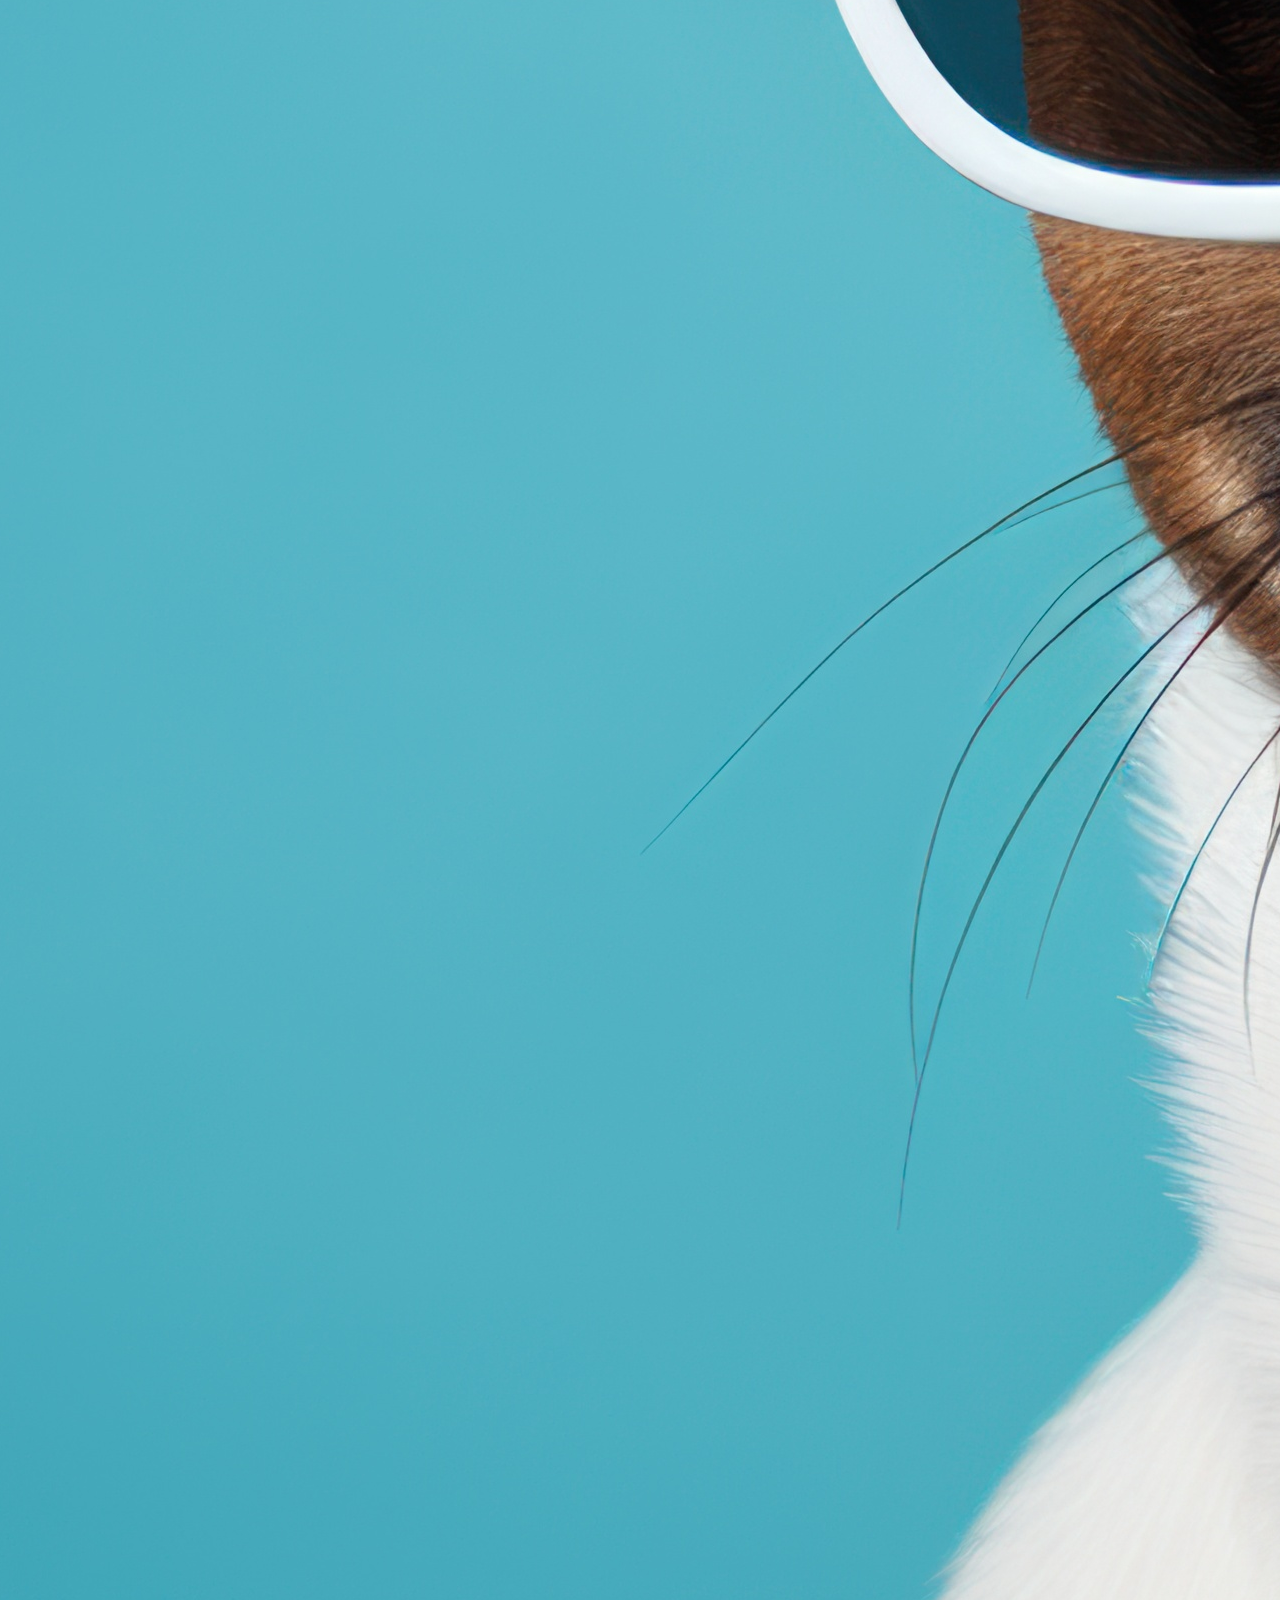
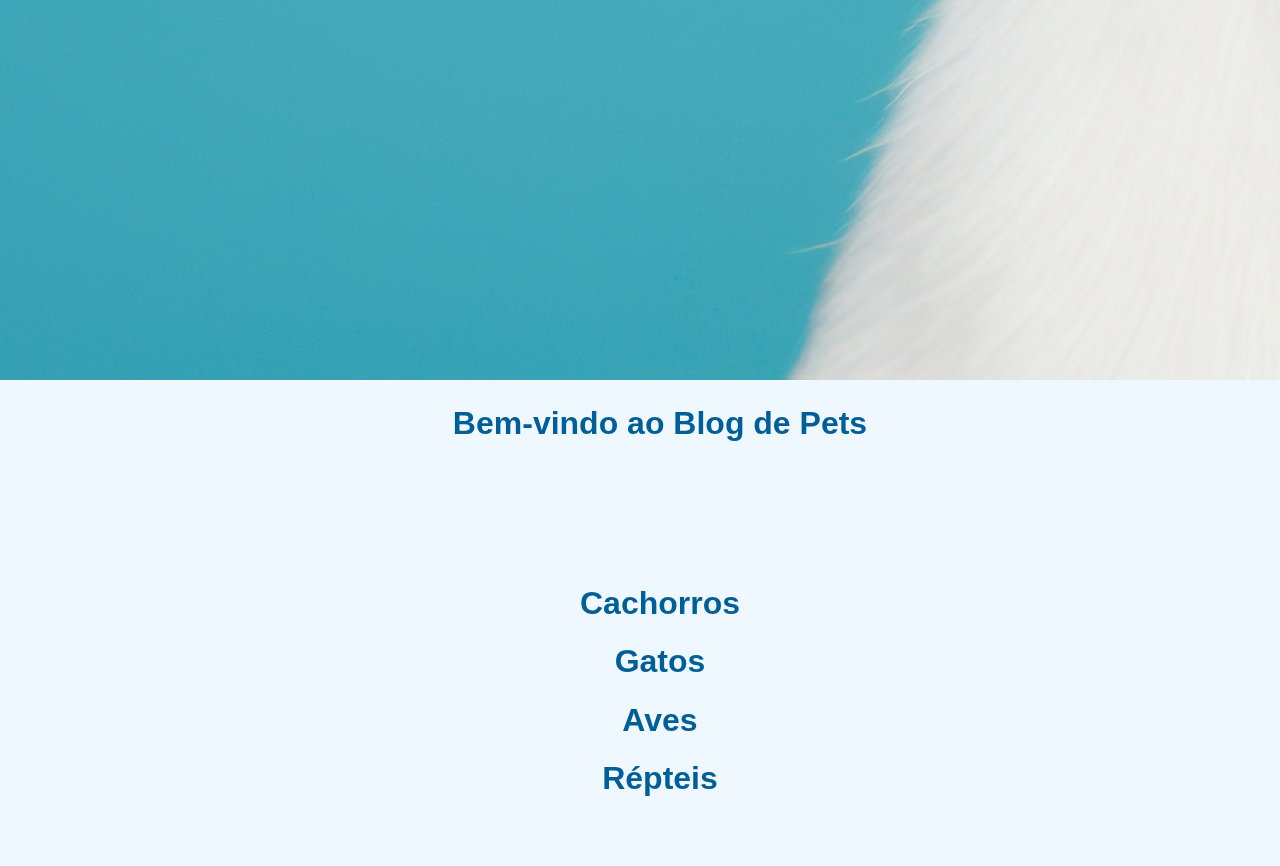
<file: index.html>
<!DOCTYPE html>
<html lang="pt-br">

<head>
    <meta charset="UTF-8">
    <meta name="viewport" content="width=device-width, initial-scale=1.0">
    <title>Blog de Pets</title>
    <link rel="stylesheet" href="./styles/main.css">

</head>

<body>

    <div id="header-container"></div>


    <div class="main-container">
        <!-- Banner Principal -->
        <div class="banner">
            <img src="./assets/images/MainBg.jpg" alt="Pets" class="banner-image">
            <div class="banner-overlay">
                <div class="banner-content">
                    <h1 class="banner-heading">Bem-vindo ao Blog de Pets</h1>
                    <p class="banner-text">Explore o mundo dos pets com a gente!</p>
                    <a href="/blog" class="banner-button">Ver Postagens</a>
                </div>
            </div>
        </div>

        <!-- Seção de Categorias de Pets -->
        <div class="section-title orange-bg">
            <h2>Explore por categorias</h2>
        </div>
        <div class="grid">
            <div class="grid-item dogs">
                <div class="category-box">
                    <div class="category-overlay">
                        <h1>Cachorros</h1>
                    </div>
                </div>
            </div>
            <div class="grid-item cats">
                <div class="category-box">
                    <div class="category-overlay">
                        <h1>Gatos</h1>
                    </div>
                </div>
            </div>
            <div class="grid-item birds">
                <div class="category-box">
                    <div class="category-overlay">
                        <h1>Aves</h1>
                    </div>
                </div>
            </div>
            <div class="grid-item reptiles">
                <div class="category-box">
                    <div class="category-overlay">
                        <h1>Répteis</h1>
                    </div>
                </div>
            </div>
        </div>

        <!-- Seção de Postagens em Destaque -->
        <div class="section-title blue-bg">
            <h2>Postagens em Destaque</h2>
        </div>
        <div class="grid postsContainer">
            <!-- Posts serão carregados aqui -->
        </div>

    </div>

    <div id="footer-container"></div>

    <script src="./scripts/script.js"></script>

    <script src="./scripts/home.js"></script>

</body>

</html>
</file>
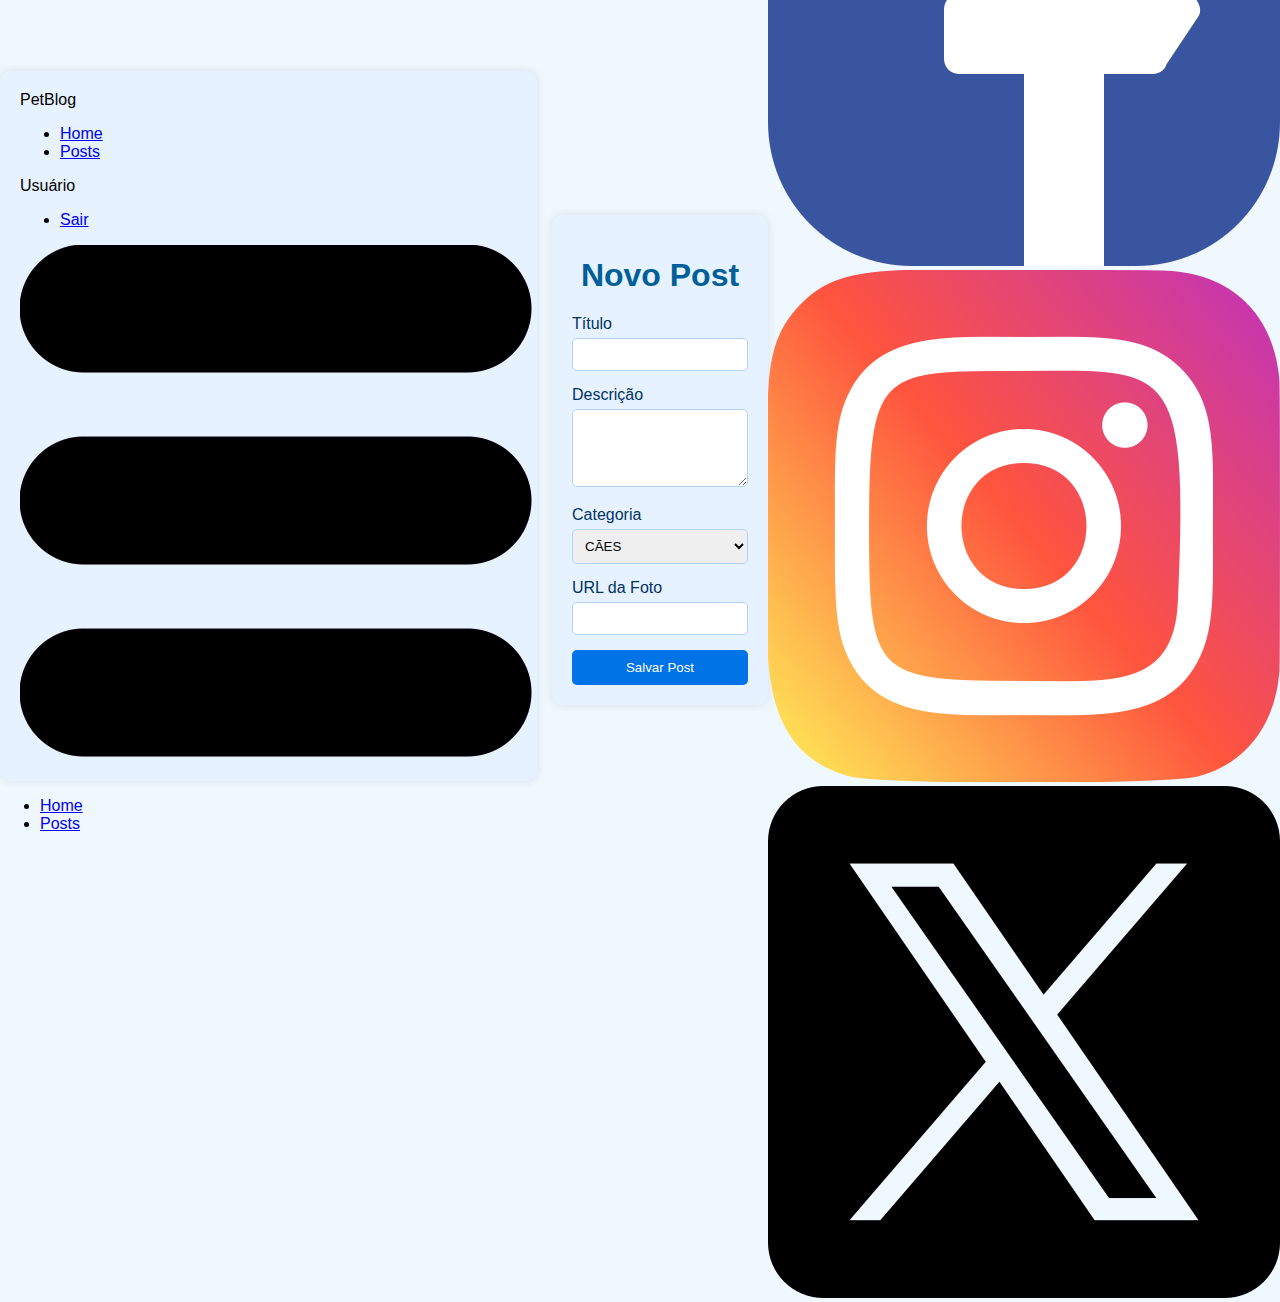
<file: cadastro_post.html>
<!DOCTYPE html>
<html lang="pt-BR">
<head>
    <meta charset="UTF-8">
    <meta name="viewport" content="width=device-width, initial-scale=1.0">
    <title>Novo Post</title>
    <link rel="stylesheet" href="styles/main.css">
</head>
<body>

    <div id="header-container"></div>
    
    <div class="container h-100vh">
        <div class="card center">
            <h1>Novo Post</h1>
            <form id="postForm">
                <div class="form-group">
                    <label for="titulo">Título</label>
                    <input type="text" id="titulo" name="titulo" required>
                </div>

                <div class="form-group">
                    <label for="descricao">Descrição</label>
                    <textarea id="descricao" name="descricao" rows="4" required></textarea>
                </div>

                <div class="form-group">
                    <label for="categoria">Categoria</label>
                    <select id="categoria" name="categoria" required>
                        <option value="CÃES">CÃES</option>
                        <option value="GATOS">GATOS</option>
                        <option value="PÁSSAROS">PÁSSAROS</option>
                        <option value="DIVERSOS">DIVERSOS</option>
                    </select>
                </div>

                <div class="form-group">
                    <label for="foto">URL da Foto</label>
                    <input type="url" id="foto" name="foto" required>
                </div>

                <button type="submit" class="btn-save-post">Salvar Post</button>
            </form>
        </div>
    </div>

    <div id="footer-container"></div>

    <script src="scripts/cadastro_post.js"></script>
    <script src="./scripts/script.js"></script>
</body>
</html>
</file>
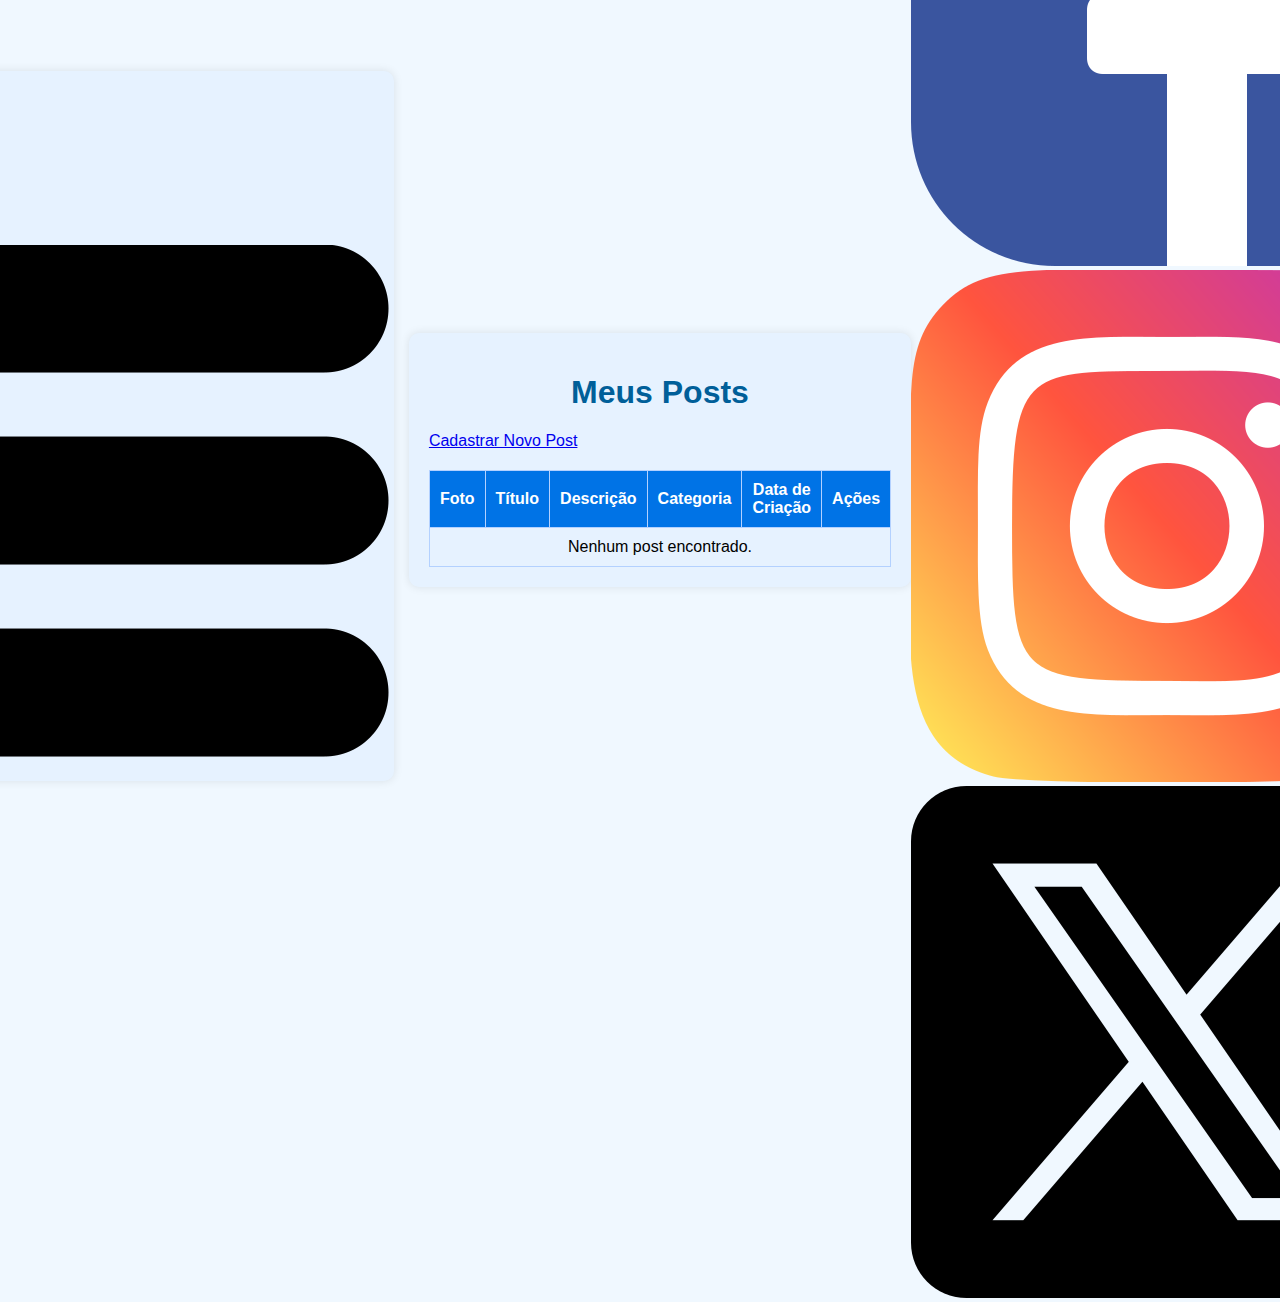
<file: listagem_post_admin.html>
<!DOCTYPE html>
<html lang="pt-BR">

<head>
    <meta charset="UTF-8">
    <meta name="viewport" content="width=device-width, initial-scale=1.0">
    <title>Meus Posts</title>
    <link rel="stylesheet" href="styles/main.css">
</head>

<body>

    <div id="header-container"></div>

    <div class="container h-100vh">
        <div class="header-posts">
            <h1>Meus Posts</h1>
            <a href="cadastro_post.html" class="btn-new-post">Cadastrar Novo Post</a>
        </div>
        <table id="postsTable">
            <thead>
                <tr>
                    <th>Foto</th>
                    <th>Título</th>
                    <th>Descrição</th>
                    <th>Categoria</th>
                    <th>Data de Criação</th>
                    <th>Ações</th>
                </tr>
            </thead>
            <tbody>
              
            </tbody>
        </table>
    </div>

    <div id="footer-container"></div>

    <script src="scripts/listagem_post_admin.js"></script>
    <script src="./scripts/script.js"></script>
    
</body>

</html>
</file>
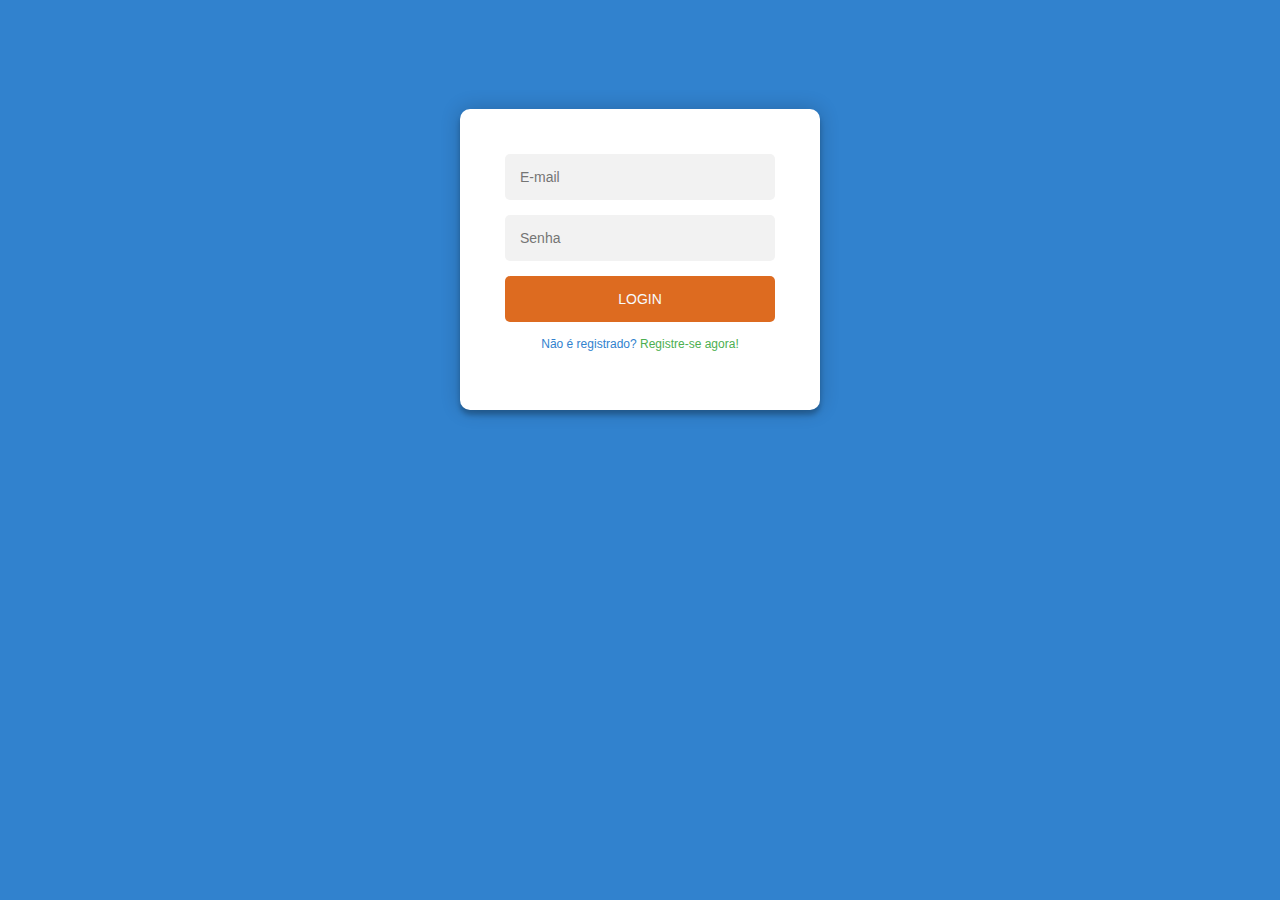
<file: login.html>
<!DOCTYPE html>
<html lang="en">

<head>
  <meta charset="UTF-8">
  <meta name="viewport" content="width=device-width, initial-scale=1.0">
  <link rel="stylesheet" href="login.css">
  <title>Document</title>
</head>

<body>
  <div class="login-page">
    <div class="form">
      <form class="login-form">
        <input type="text" placeholder="E-mail" />
        <input type="password" placeholder="Senha" />
        <button>login</button>
        <p class="message">Não é registrado? <a href="#">Registre-se agora!</a></p>
      </form>
    </div>
  </div>
  <script src="scripts/login.js"></script>

</body>

</html>
</file>
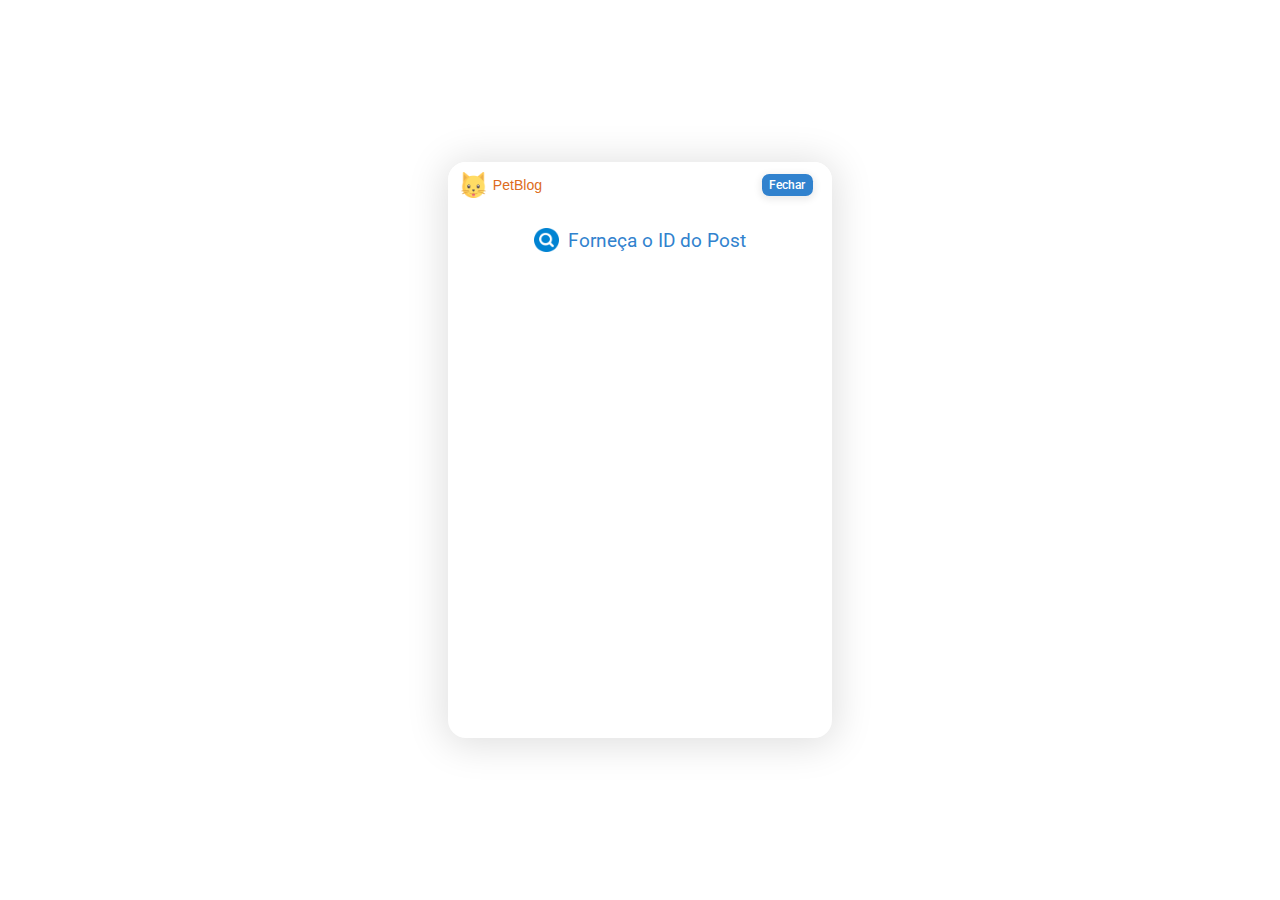
<file: post.html>
<!DOCTYPE html>
<html lang="pt-br">
<head>
    <meta charset="UTF-8">
    <meta name="viewport" content="width=device-width, initial-scale=1.0">
    <title>Página do Post</title>
    <link rel="stylesheet" href="styles/post.css">
</head>
<body>
    <div class="container">
        <div class="retangulo">
            <div class="retangulo2">
                <div class="container-logotipo">
                    <img src="image/logotipo.png" class="imagem-logotipo">
                    <span class="texto-logotipo">PetBlog</span>
                    <span class="texto2-logotipo">|</span>
                    <span class="texto3-logotipo">2 horas atrás</span>
                    <a href="URL" class="botao-fechar">
                        <span class="texto-botao">Fechar</span>
                    </a>
                </div>
            </div>
            <div id="container-post">
            <img src="image/gato.jpg" class="imagem-gato">
            <span class="titulo">Sobre Seu Pet</span>
            <span class="subtitulo"><span class="data-titulo">DATA:</span> <span class="data-conteudo">1 Aninho</span></span>
            <span class="subtitulo"><span class="categoria-titulo">CATEGORIA:</span> <span class="categoria-conteudo">Gato</span></span>
            <span class="subtitulo">Este gatinho branco de 1 ano é uma bolinha de neve de pelo macio e sedoso. Seus olhos grandes e curiosos refletem sua personalidade brincalhona e afetuosa. Ele traz alegria e tranquilidade por onde passa.</span></span>
        </div>
        </div>
    </div>

    <script src="scripts/post.js"></script>
</body>
</html>
</file>
<file: styles/main.css>
body {
    font-family: Arial, sans-serif;
    background-color: #f0f8ff;
    margin: 0;
    padding: 0;
    display: flex;
    justify-content: center;
    align-items: center;
    height: 100vh;
}

.container {
    background-color: #e6f2ff;
    border-radius: 10px;
    padding: 20px;
    box-shadow: 0 0 10px rgba(0, 0, 0, 0.1);
    width: 300px;
}

h1 {
    text-align: center;
    color: #005f99;
}

.form-group {
    margin-bottom: 15px;
}

.form-group label {
    display: block;
    color: #003366;
    margin-bottom: 5px;
}   

.form-group input, 
.form-group textarea, 
.form-group select {
    width: 100%;
    padding: 8px;
    border: 1px solid #b3d1ff;
    border-radius: 5px;
    box-sizing: border-box;
}

button {
    width: 100%;
    padding: 10px;
    background-color: #0073e6;
    color: white;
    border: none;
    border-radius: 5px;
    cursor: pointer;
}

button:hover {
    background-color: #005bb5;
}


/* */

.container {
    background-color: #e6f2ff;
    border-radius: 10px;
    padding: 20px;
    box-shadow: 0 0 10px rgba(0, 0, 0, 0.1);
    margin-top: 20px;
    width: 90%;
    max-width: 800px;
}

table {
    width: 100%;
    border-collapse: collapse;
    margin-top: 20px;
}

table, th, td {
    border: 1px solid #b3d1ff;
}

th, td {
    padding: 10px;
    text-align: center;
}

th {
    background-color: #0073e6;
    color: white;
}

button.delete-btn {
    background-color: #ff4d4d;
    color: white;
    border: none;
    border-radius: 5px;
    padding: 5px 10px;
    cursor: pointer;
}

button.delete-btn:hover {
    background-color: #cc0000;
}


/* CSS menu */
</file>
<file: login.css>
:root {
    --primary : #DD6B20;
    --primary-strong : #cb5c12;
    --secondary: #3182ce;
    --secondary-strong: #0056b3;
    --background: #F7FAFC;

    --red: #dc3545;
    --red-strong: #c82333;

    --br-base: 0.25rem;
    --br-md: 0.375rem;
    --br-lg: 0.5rem;
}
@import url(https://fonts.googleapis.com/css?family=Roboto:300);

.login-page {
  width: 360px;
  padding: 8% 0 0;
  margin: auto;
}
.form {
  position: relative;
  z-index: 1;
  background: #FFFFFF;
  max-width: 360px;
  margin: 0 auto 100px;
  padding: 45px;
  text-align: center;
  box-shadow: 0 0 20px 0 rgba(0, 0, 0, 0.2), 0 5px 5px 0 rgba(0, 0, 0, 0.24);
  border-radius: 10px;
}
.form input {
  font-family: "Roboto", sans-serif;
  outline: 0;
  background: #f2f2f2;
  width: 100%;
  border: 0;
  margin: 0 0 15px;
  padding: 15px;
  box-sizing: border-box;
  font-size: 14px;
  border-radius: 5px;
}
.form button {
  font-family: "Roboto", sans-serif;
  text-transform: uppercase;
  outline: 0;
  background: #DD6B20;
  width: 100%;
  border: 0;
  padding: 15px;
  color: #F7FAFC;
  font-size: 14px;
  -webkit-transition: all 0.3 ease;
  transition: all 0.3 ease;
  cursor: pointer;
  border-radius: 5px;
}
.form button:hover,.form button:active,.form button:focus {
  background: #DD6B20;
}
.form .message {
  margin: 15px 0 0;
  color: #3182ce;
  font-size: 12px;
}
.form .message a {
  color: #4CAF50;
  text-decoration: none;
}
.container {
  position: relative;
  z-index: 1;
  max-width: 300px;
  margin: 0 auto;
}
.container:before, .container:after {
  content: "";
  display: block;
  clear: both;
}
.container .info {
  margin: 50px auto;
  text-align: center;
}
.container .info h1 {
  margin: 0 0 15px;
  padding: 0;
  font-size: 36px;
  font-weight: 300;
  color: #1a1a1a;
}
.container .info span {
  color: #4d4d4d;
  font-size: 12px;
}
.container .info span a {
  color: #000000;
  text-decoration: none;
}
.container .info span .fa {
  color: #EF3B3A;
}
body {
  background: #3182ce; /* fallback for old browsers */
  
  font-family: "Roboto", sans-serif;
  -webkit-font-smoothing: antialiased;
  -moz-osx-font-smoothing: grayscale;      
}
/* login.css */
.error-message {
    color: red;
    font-size: 14px;
    margin-top: 10px;
}
</file>
<file: styles/post.css>
@import url('https://fonts.googleapis.com/css2?family=Roboto:ital,wght@0,100;0,300;0,400;0,500;0,700;0,900;1,100;1,300;1,400;1,500;1,700;1,900&display=swap');

html,
body {
    height: 100%;
    margin: 0;
}

.container {
    display: flex;
    flex-direction: column;
    justify-content: center;
    align-items: center;
    height: 100vh;
    width: 100vw;
}

.retangulo {
    -webkit-box-shadow: 0px 3px 38px 4px rgba(0, 0, 0, 0.13);
    -moz-box-shadow: 0px 3px 38px 4px rgba(0, 0, 0, 0.13);
    box-shadow: 0px 3px 38px 4px rgba(0, 0, 0, 0.13);
    background-color: white;
    width: 30vw;
    height: 45vw;
    border-radius: 2vh;
    position: relative;
    overflow: hidden;
}

.retangulo2 {
    background-color: white;
    width: 100%;
    height: 8%;
    position: relative;
    top: 0;
    left: 0;
}

.imagem-gato {
    width: 100%; 
    height: 55%;
}

.container-logotipo {
    display: flex;
    align-items: center;
    height: 100%;
    position: relative; 
}

.imagem-logotipo {
    position: relative;
    width: 2vw;
    height: auto;
    left: 1vw;
}

.texto-logotipo {
    position: relative;
    color: #DD6B20;
    font-family: sans-serif;
    font-size: 1.1vw;
    left: 1.5vw;
}

.texto2-logotipo {
    position: relative;
    color: black;
    opacity: 40%;
    font-family: sans-serif;
    font-size: 1vw;
    left: 2vw;
}

.texto3-logotipo {
    position: relative;
    color: black;
    opacity: 40%;
    letter-spacing: -0.5px;
    font-family: sans-serif;
    font-size: 0.95vw;
    left: 2.3vw;
    top: 0.05vw;
}

.botao-fechar { 
    box-shadow: 0px 2px 7px 2px rgba(0,0,0,0.08);
    position: absolute;
    width: 4vw;
    height: 1.7vw; 
    background-color: #3182ce;
    right: 1.5vw;
    border-radius: 0.8vh;
    display: flex;
    flex-direction: column;
    justify-content: center;
    align-items: center;
    transition: transform 0.3s ease, box-shadow 0.3s ease;
    cursor: pointer;
    text-decoration: none;
}

.botao-fechar:hover {
    transform: translateY(-2px); 
    box-shadow: 0px 4px 12px 2px rgba(0,0,0,0.10);
    background-color: black;
}

.texto-botao {
    font-size: 0.9vw;
    font-family: "Roboto", sans-serif;
    font-weight: 500;
    font-style: normal;
    color: white;
}

.titulo {
    position: relative;
    display: flex;
    font-family: "Roboto", sans-serif;
    font-weight: 500;
    font-size: 2.5vw;
    left: 2vh;
    top: 0.20em;
    height: auto;
    max-width: calc(100% - 4vh);
}

.subtitulo {
    position: relative;
    display: flex;
    color: rgb(136, 136, 136);
    font-family: "Roboto", sans-serif;
    font-weight: 400;
    font-size: 1.1vw;
    margin-bottom: 0.5vw;
    left: 2vh;
    top: 1.2em;
    height: auto;
    max-width: calc(100% - 4vh);
}

/* javaScript pesonalização do erro*/
.mensagem-erro-container {
    display: flex;
    align-items: center;
    justify-content: center;
    gap: 0.7vw; 
    margin-top: 20px;
}

.mensagem-erro1 {
    color: #e04f5f;
    font-family: "Roboto", sans-serif;
    font-size: 1.5vw;
}

.imagem-erro1 {
    width: 1.9vw;
    height: auto;
}

.mensagem-erro2 {
    color: #3182ce;
    font-family: "Roboto", sans-serif;
    font-size: 1.5vw;
}

.imagem-erro2 {
    width: 1.9vw;
    height: auto;
}

.esconder-post {
    display: none;
}
</file>
